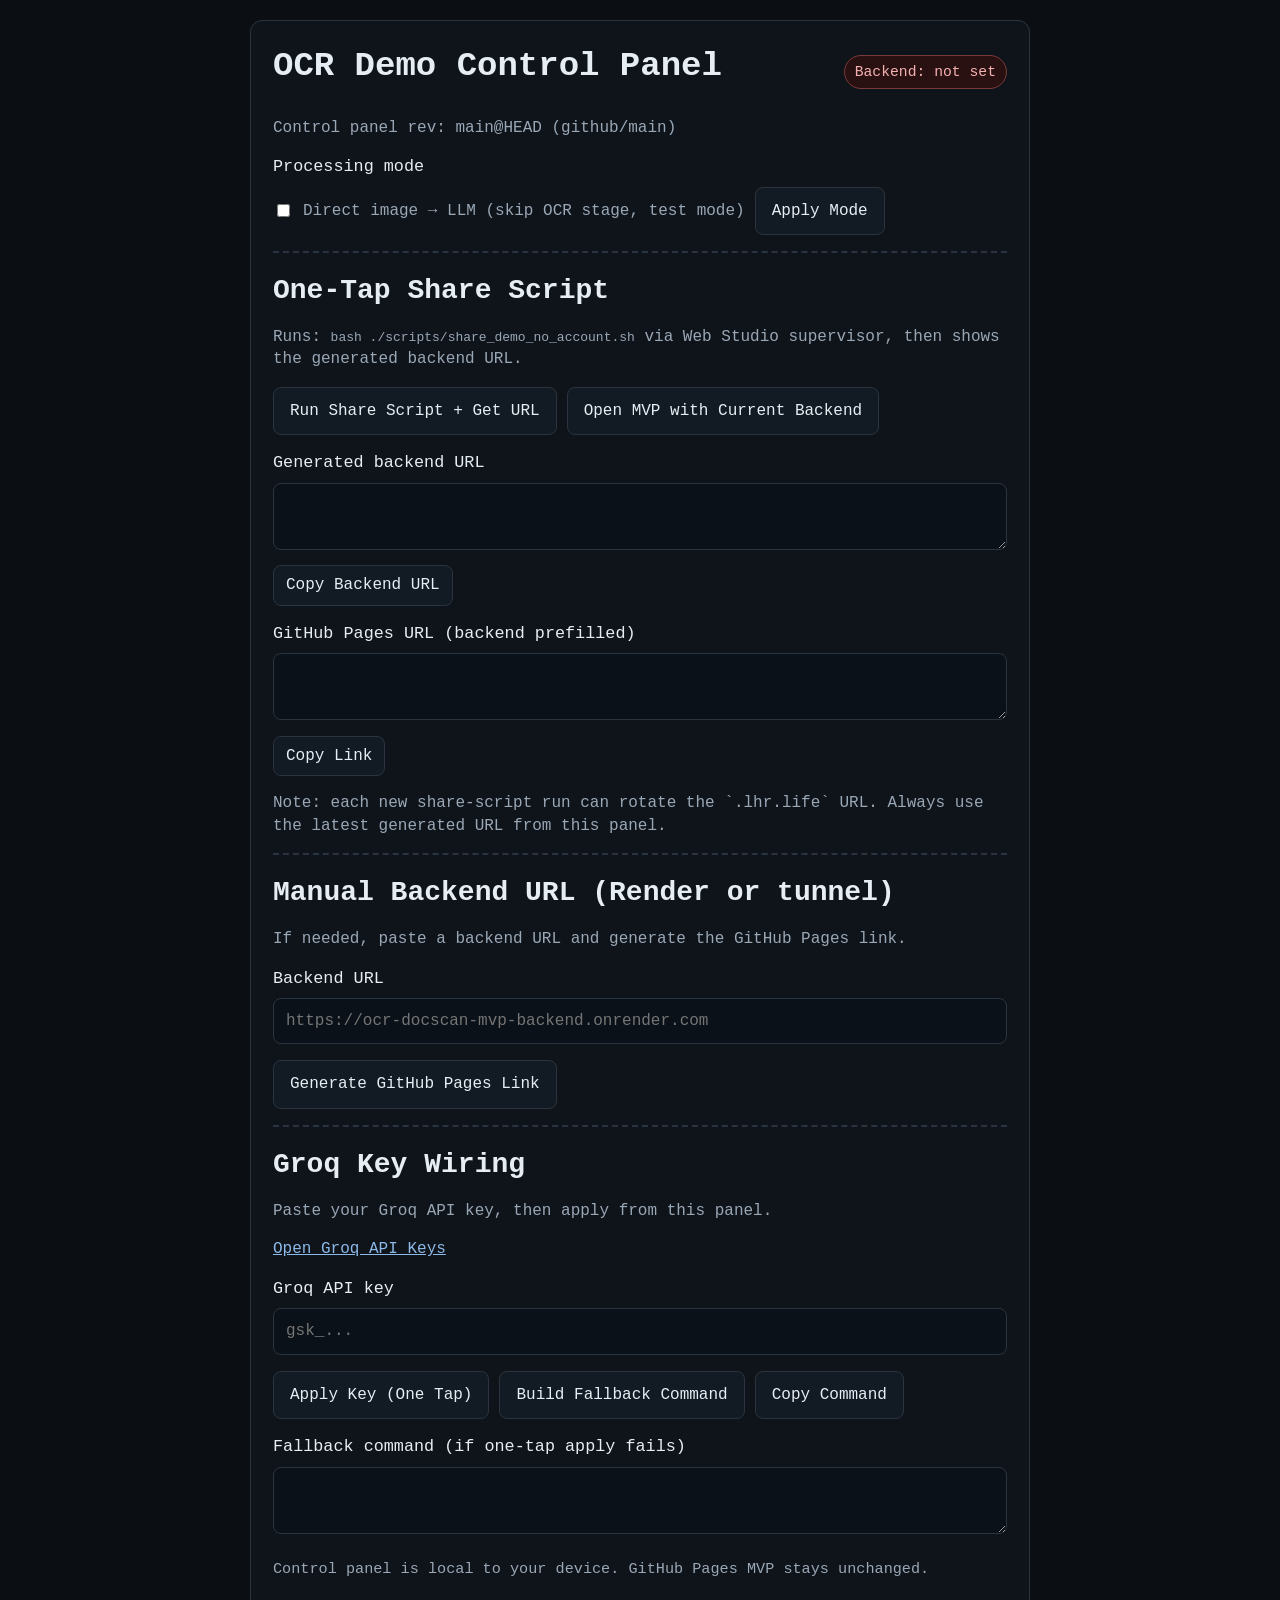
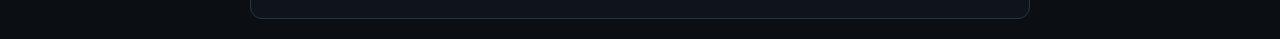
<file: control-panel/index.html>
<!doctype html>
<html lang="en">
<head>
  <meta charset="UTF-8" />
  <meta name="viewport" content="width=device-width, initial-scale=1.0" />
  <title>OCR Demo Control Panel</title>
  <link rel="stylesheet" href="./style.css" />
</head>
<body data-page="index">
  <main class="page">
    <section class="card">
      <div class="topbar">
        <h1 class="h1">OCR Demo Control Panel</h1>
        <span id="backendStatus" class="status-chip">Backend: checking...</span>
      </div>
      <p id="controlPanelRevision" class="note"></p>
      <p id="backendHealthMeta" class="note"></p>

      <div class="field">
        <label class="label" for="directImageToLlmToggle">Processing mode</label>
        <div class="row" style="align-items:center;">
          <input id="directImageToLlmToggle" type="checkbox" />
          <span class="note">Direct image → LLM (skip OCR stage, test mode)</span>
          <button id="applyModeBtn" class="btn" type="button">Apply Mode</button>
        </div>
        <p id="modeToggleMsg" class="note"></p>
      </div>

      <div class="hr"></div>

      <h2 class="h2" style="margin-bottom: 10px;">One-Tap Share Script</h2>
      <p class="note">Runs: <code>bash ./scripts/share_demo_no_account.sh</code> via Web Studio supervisor, then shows the generated backend URL.</p>

      <div class="row" style="margin-bottom: 14px;">
        <button id="runShareScriptBtn" class="btn" type="button">Run Share Script + Get URL</button>
        <a id="openMvpLinkBtn" class="btn" href="#" target="_blank" rel="noopener noreferrer">Open MVP with Current Backend</a>
      </div>

      <div class="field">
        <label class="label" for="generatedBackendUrlOutput">Generated backend URL</label>
        <textarea id="generatedBackendUrlOutput" class="input textarea" readonly></textarea>
        <button class="btn btn-small" data-copy-target="generatedBackendUrlOutput" type="button">Copy Backend URL</button>
      </div>

      <div class="field">
        <label class="label" for="githubPagesRenderUrlOutput">GitHub Pages URL (backend prefilled)</label>
        <textarea id="githubPagesRenderUrlOutput" class="input textarea" readonly></textarea>
        <button class="btn btn-small" data-copy-target="githubPagesRenderUrlOutput" type="button">Copy Link</button>
      </div>

      <p id="localOpsMsg" class="note"></p>
      <p class="note">Note: each new share-script run can rotate the `.lhr.life` URL. Always use the latest generated URL from this panel.</p>

      <div class="hr"></div>

      <h2 class="h2" style="margin-bottom: 10px;">Manual Backend URL (Render or tunnel)</h2>
      <p class="note">If needed, paste a backend URL and generate the GitHub Pages link.</p>

      <div class="field">
        <label class="label" for="renderBackendUrlInput">Backend URL</label>
        <input id="renderBackendUrlInput" class="input input-wide" placeholder="https://ocr-docscan-mvp-backend.onrender.com" />
      </div>

      <div class="row" style="margin-bottom: 14px;">
        <button id="generateRenderLinkBtn" class="btn" type="button">Generate GitHub Pages Link</button>
      </div>

      <p id="renderLinkMsg" class="note"></p>

      <div class="hr"></div>

      <h2 class="h2" style="margin-bottom: 10px;">Groq Key Wiring</h2>
      <p class="note">Paste your Groq API key, then apply from this panel.</p>
      <p class="note"><a href="https://console.groq.com/keys" target="_blank" rel="noopener noreferrer">Open Groq API Keys</a></p>

      <div class="field">
        <label class="label" for="groqKeyInput">Groq API key</label>
        <input id="groqKeyInput" class="input input-wide" type="password" placeholder="gsk_..." />
      </div>

      <div class="row" style="margin-bottom: 10px;">
        <button id="applyGroqKeyBtn" class="btn" type="button">Apply Key (One Tap)</button>
        <button id="buildGroqCommandBtn" class="btn" type="button">Build Fallback Command</button>
        <button class="btn" data-copy-target="groqSetupCommandOutput" type="button">Copy Command</button>
      </div>

      <div class="field">
        <label class="label" for="groqSetupCommandOutput">Fallback command (if one-tap apply fails)</label>
        <textarea id="groqSetupCommandOutput" class="input textarea" readonly></textarea>
      </div>

      <p id="groqSetupNote" class="note"></p>

      <p class="footer-note">Control panel is local to your device. GitHub Pages MVP stays unchanged.</p>
    </section>
  </main>
  <script src="./config.js?v=20260414o"></script>
  <script src="./app.js?v=20260414o"></script>
</body>
</html>
</file>
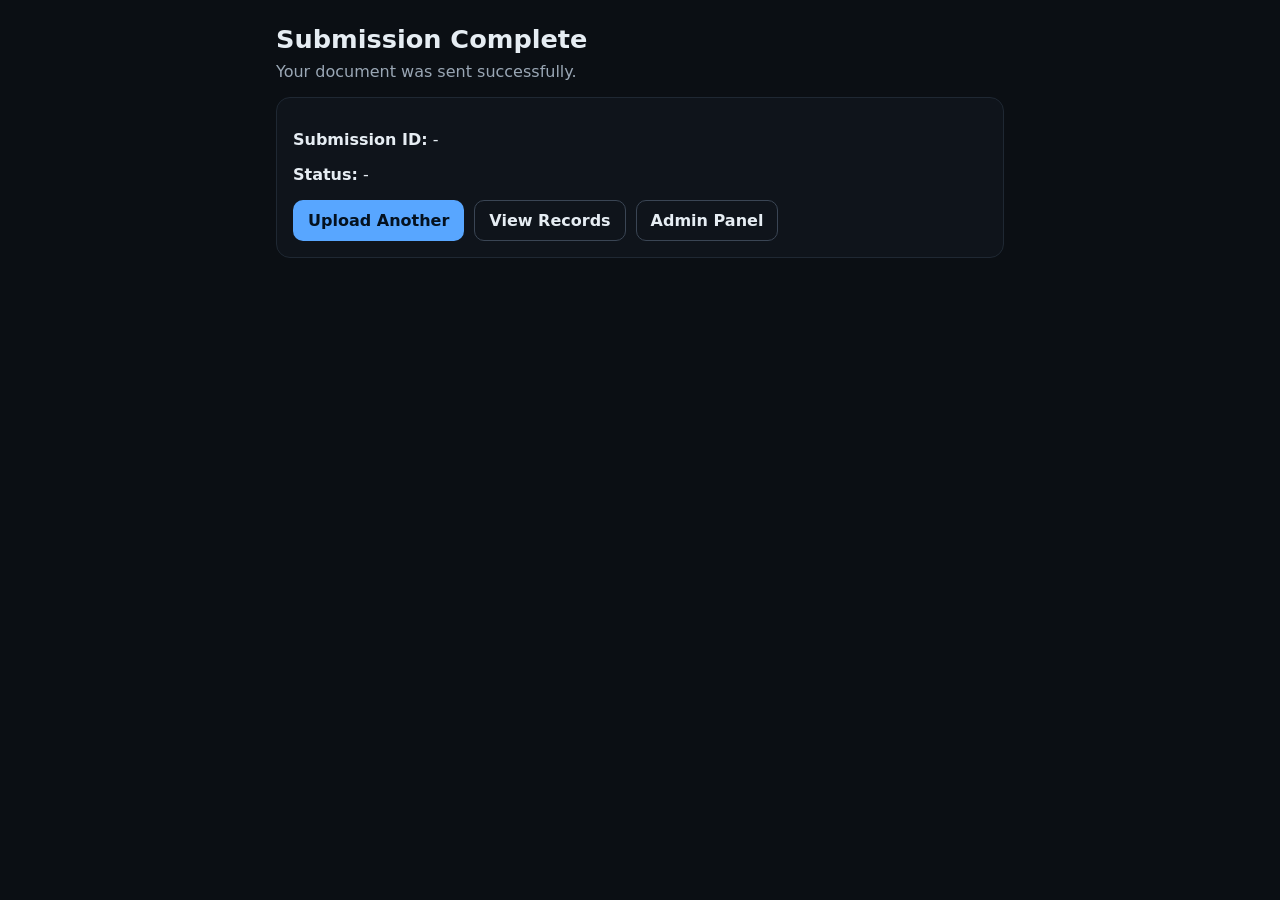
<file: confirmation.html>
<!doctype html>
<html lang="en">
<head>
  <meta charset="UTF-8" />
  <meta name="viewport" content="width=device-width, initial-scale=1.0" />
  <title>Confirmation - OCR MVP</title>
  <link rel="stylesheet" href="./style.css" />
</head>
<body data-page="confirmation">
  <main class="container">
    <header class="hero">
      <h1>Submission Complete</h1>
      <p>Your document was sent successfully.</p>
    </header>

    <section class="card">
      <p><strong>Submission ID:</strong> <span id="submissionId">-</span></p>
      <p><strong>Status:</strong> <span id="submissionStatus">-</span></p>
      <div class="actions-inline">
        <a class="btn" href="./upload.html">Upload Another</a>
        <a class="btn secondary" href="./records.html">View Records</a>
        <a class="btn secondary" href="./admin.html">Admin Panel</a>
      </div>
    </section>
  </main>

  <script src="./app.js?v=20260505a"></script>
</body>
</html>
</file>
<file: control-panel/style.css>
:root {
  --bg: #0b0f14;
  --panel: #0f141b;
  --text: #e6edf3;
  --muted: #9aa7b5;
  --line: #2a3440;
  --btn: #121a24;
  --btn-hover: #182230;
}

* { box-sizing: border-box; }

html, body {
  margin: 0;
  padding: 0;
  background: var(--bg);
  color: var(--text);
  font-family: ui-monospace, SFMono-Regular, Menlo, Monaco, Consolas, "Liberation Mono", "Courier New", monospace;
  line-height: 1.4;
}

.page {
  min-height: 100dvh;
  display: grid;
  place-items: center;
  padding: 20px;
}

.card {
  width: min(780px, 100%);
  background: var(--panel);
  border: 1px solid var(--line);
  border-radius: 12px;
  padding: 22px;
}

.hr {
  border-top: 2px dashed var(--line);
  margin: 10px 0 18px;
}

.h1 {
  font-size: clamp(24px, 4vw, 34px);
  margin: 0 0 10px;
  font-weight: 700;
}

.h2 {
  font-size: clamp(20px, 3.3vw, 28px);
  margin: 0;
  font-weight: 700;
}

.topbar {
  display: flex;
  justify-content: space-between;
  align-items: center;
  gap: 12px;
  flex-wrap: wrap;
}

.status-chip {
  border: 1px solid var(--line);
  border-radius: 999px;
  padding: 6px 10px;
  font-size: 0.92rem;
  color: var(--muted);
}

.status-chip.ok {
  border-color: #2f7040;
  color: #9de1ad;
  background: #102316;
}

.status-chip.bad {
  border-color: #7b3a3a;
  color: #f5b1b1;
  background: #2a1111;
}

.row { display: flex; gap: 10px; flex-wrap: wrap; }

.btn {
  border: 1px solid var(--line);
  color: var(--text);
  background: var(--btn);
  border-radius: 8px;
  padding: 12px 16px;
  text-decoration: none;
  cursor: pointer;
  font: inherit;
}

.btn:hover { background: var(--btn-hover); }

.btn-small {
  margin-top: 8px;
  padding: 8px 12px;
}

.preview-box {
  margin: 18px 0;
  border: 2px dashed var(--line);
  border-radius: 8px;
  min-height: 190px;
  display: grid;
  place-items: center;
  text-align: center;
  color: var(--muted);
  padding: 16px;
}

.field { margin: 16px 0; }

.label {
  display: block;
  margin-bottom: 8px;
  font-size: 1.05rem;
}

.input {
  width: min(100%, 360px);
  border: 1px solid var(--line);
  border-radius: 8px;
  background: #0b1118;
  color: var(--text);
  padding: 11px 12px;
  font: inherit;
}

.input-wide {
  width: min(100%, 760px);
}

.textarea {
  width: 100%;
  min-height: 64px;
  resize: vertical;
  line-height: 1.35;
}

.note { color: var(--muted); }

.spinner {
  width: 34px;
  height: 34px;
  border-radius: 50%;
  border: 4px solid #1e2a38;
  border-top-color: #7ca8d6;
  animation: spin 1s linear infinite;
  margin-bottom: 10px;
}

@keyframes spin { to { transform: rotate(360deg); } }

.table {
  width: 100%;
  border-collapse: collapse;
  margin-top: 12px;
}

.table th, .table td {
  border: 1px solid var(--line);
  padding: 10px 12px;
  text-align: left;
}

.table th { color: var(--muted); font-weight: 600; }

.nav-grid {
  display: grid;
  grid-template-columns: repeat(auto-fit, minmax(190px, 1fr));
  gap: 10px;
}

.kv p { margin: 0 0 12px; }

.status-ok { color: #7fd18a; }

.footer-note {
  margin-top: 18px;
  color: var(--muted);
  font-size: 0.95rem;
}

a {
  color: #8db9e8;
}

a:hover {
  color: #b9d8f6;
}
</file>
<file: style.css>
:root {
  --bg: #0b0f14;
  --panel: #0f141b;
  --text: #e6edf3;
  --muted: #9aa7b5;
  --border: #1f2833;
  --accent: #58a6ff;
  --danger: #f85149;
  --ok: #3fb950;
  --warn: #d29922;
}

* {
  box-sizing: border-box;
}

body {
  margin: 0;
  background: var(--bg);
  color: var(--text);
  font-family: Inter, system-ui, -apple-system, Segoe UI, Roboto, Helvetica, Arial, sans-serif;
}

.page {
  max-width: 1220px;
  margin: 0 auto;
  padding: 12px;
}

.container {
  max-width: 760px;
  margin: 0 auto;
  padding: 24px 16px 48px;
}

.topbar {
  display: flex;
  justify-content: space-between;
  align-items: center;
  gap: 10px;
  flex-wrap: wrap;
}

.row {
  display: flex;
  gap: 10px;
  align-items: center;
  flex-wrap: wrap;
}

.hr {
  height: 1px;
  background: var(--border);
  margin: 12px 0;
}

.h2 {
  margin: 0;
  font-size: 1.2rem;
}

.h3 {
  margin: 0;
  font-size: 1rem;
}

.status-chip {
  border: 1px solid var(--border);
  border-radius: 999px;
  padding: 4px 10px;
  font-size: 0.85rem;
  color: var(--muted);
  background: #0b1118;
}

.hero h1 {
  margin: 0;
  font-size: 1.6rem;
}

.title-row {
  display: flex;
  align-items: center;
  gap: 12px;
}

.status-indicator {
  display: inline-flex;
  align-items: center;
  gap: 6px;
}

.backend-status {
  display: inline-flex;
  align-items: center;
  gap: 8px;
  font-weight: 700;
  text-transform: lowercase;
}

.backend-status.online {
  color: var(--ok);
}

.backend-status.offline {
  color: var(--danger);
}

.backend-status-dot {
  width: 12px;
  height: 12px;
  border-radius: 50%;
  background: currentColor;
  display: inline-block;
}

.hero p {
  margin: 8px 0 0;
  color: var(--muted);
}

.card {
  margin-top: 16px;
  border: 1px solid var(--border);
  background: var(--panel);
  border-radius: 14px;
  padding: 16px;
}

.admin-queue-wrap {
  overflow: auto;
  max-height: min(44vh, 380px);
  border: 1px solid var(--border);
  border-radius: 10px;
}

.table {
  width: 100%;
  border-collapse: collapse;
  table-layout: fixed;
}

.table th,
.table td {
  padding: 8px 10px;
  border-bottom: 1px solid var(--border);
  text-align: left;
  white-space: nowrap;
  overflow: hidden;
  text-overflow: ellipsis;
}

.table thead th {
  position: sticky;
  top: 0;
  z-index: 2;
  background: #0f141b;
}

.table th:last-child,
.table td:last-child {
  width: 92px;
  text-align: right;
}

@media (max-width: 960px) {
  .page {
    padding: 8px;
  }

  .card {
    padding: 12px;
  }

  .admin-queue-wrap {
    max-height: min(52vh, 420px);
  }
}

.label {
  display: block;
  margin-bottom: 8px;
  color: var(--muted);
  font-size: 0.9rem;
}

.input {
  width: 100%;
  border: 1px solid var(--border);
  background: #0b1118;
  color: var(--text);
  border-radius: 10px;
  padding: 10px 12px;
}

.drop-zone {
  margin-top: 12px;
  padding: 16px;
  border: 1px dashed #3a4554;
  border-radius: 12px;
  background: #0b1118;
}

.drop-zone input[type="file"] {
  width: 100%;
  color: var(--muted);
}

.preview {
  display: block;
  width: 100%;
  margin-top: 10px;
  border-radius: 10px;
  border: 1px solid var(--border);
}

.hidden {
  display: none !important;
}

.muted {
  color: var(--muted);
  margin: 10px 0 0;
}

.actions, .actions-inline {
  display: flex;
  gap: 10px;
  margin-top: 14px;
  flex-wrap: wrap;
}

.actions-inline {
  justify-content: flex-start;
}

.btn {
  appearance: none;
  border: 1px solid transparent;
  background: var(--accent);
  color: #04111f;
  font-weight: 700;
  border-radius: 10px;
  padding: 10px 14px;
  text-decoration: none;
  cursor: pointer;
}

.btn:disabled {
  opacity: 0.5;
  cursor: not-allowed;
}

.btn.secondary {
  background: transparent;
  color: var(--text);
  border-color: #3a4554;
}

.btn.danger {
  background: var(--danger);
  border-color: var(--danger);
  color: #fff;
}

.progress-stack {
  display: grid;
  gap: 8px;
}

.progress-item {
  padding: 10px;
  border-radius: 8px;
  border: 1px solid #2b3440;
  color: var(--muted);
}

.progress-item.active {
  border-color: var(--accent);
  color: var(--text);
}

.review-form {
  display: grid;
  gap: 12px;
}

.field-row {
  display: grid;
  gap: 6px;
}

.field-help {
  color: var(--muted);
  font-size: 0.8rem;
}

.field-label {
  display: inline-flex;
  align-items: center;
  gap: 8px;
  font-size: 0.92rem;
  color: var(--muted);
}

.field-row.needs-review .input {
  border-color: var(--danger);
  box-shadow: 0 0 0 1px rgba(248,81,73,0.3) inset;
}

.confidence-dot {
  width: 11px;
  height: 11px;
  border-radius: 50%;
  display: inline-block;
  background: #4b5563;
}

.confidence-dot.green { background: var(--ok); }
.confidence-dot.yellow { background: var(--warn); }
.confidence-dot.red { background: var(--danger); }

.legend {
  display: flex;
  gap: 16px;
  margin-top: 12px;
  font-size: 0.9rem;
  color: var(--muted);
  flex-wrap: wrap;
}

.legend span {
  display: inline-flex;
  align-items: center;
  gap: 7px;
}

.error {
  border: 1px solid #7f1d1d;
  background: #2a1212;
  color: #fecaca;
  border-radius: 10px;
  padding: 10px 12px;
  margin-bottom: 12px;
}

body.modal-open {
  overflow: hidden;
}

body.modal-open .page {
  filter: blur(5px);
}

.modal-backdrop {
  position: fixed;
  inset: 0;
  background: rgba(5, 8, 12, 0.55);
  z-index: 90;
}

.admin-modal {
  position: fixed;
  inset: 0;
  z-index: 100;
  display: flex;
  align-items: center;
  justify-content: center;
  padding: 14px;
}

.admin-modal-card {
  width: min(880px, 100%);
  max-height: calc(100vh - 28px);
  overflow: auto;
  border: 1px solid var(--border);
  background: var(--panel);
  border-radius: 14px;
  padding: 16px;
  box-shadow: 0 18px 50px rgba(0, 0, 0, 0.42);
}

.admin-modal-header {
  display: flex;
  align-items: center;
  justify-content: space-between;
  gap: 10px;
}

.admin-preview-wrap .preview {
  max-height: 260px;
  object-fit: contain;
  background: #0b1118;
}
</file>
